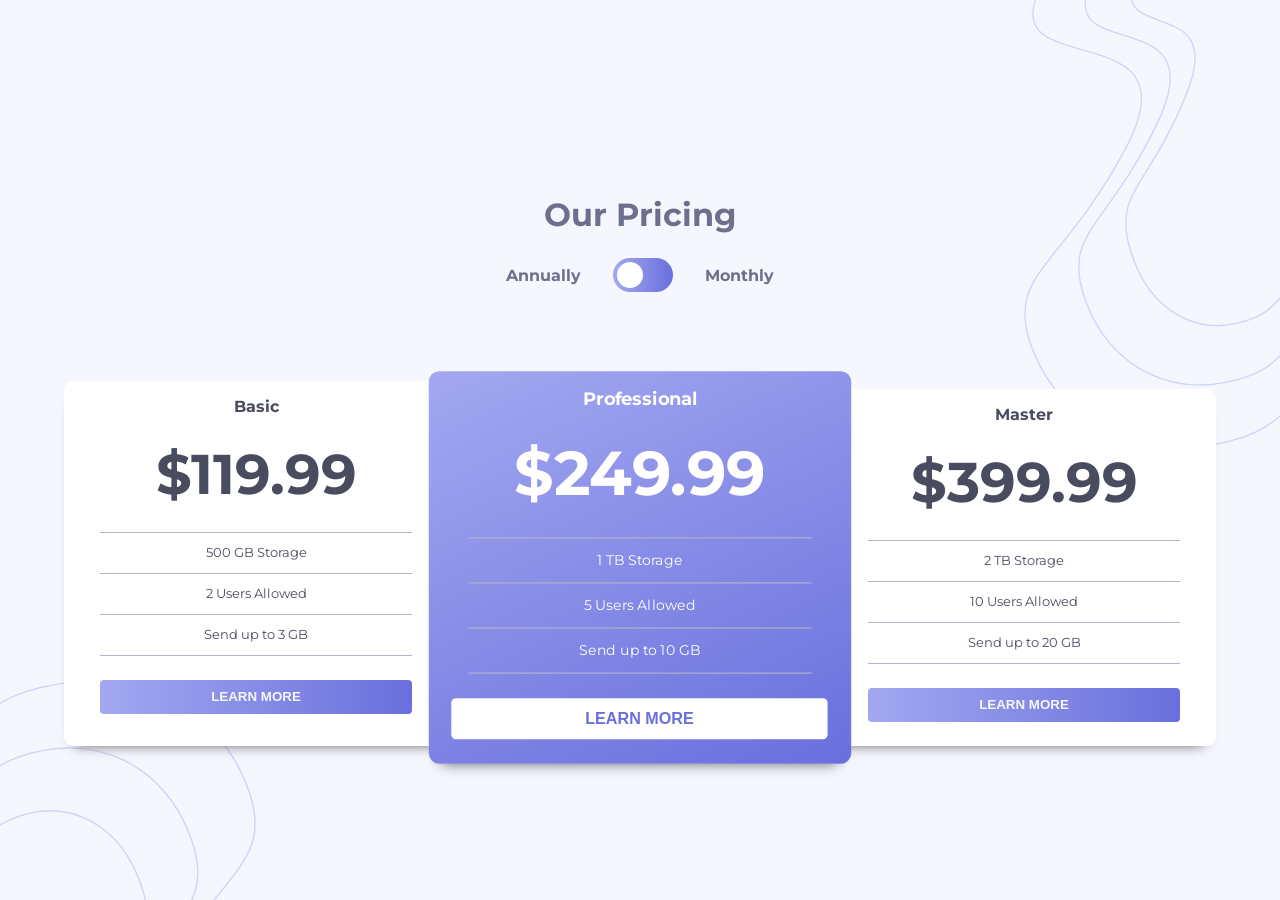
<file: index.html>
<!DOCTYPE html>
<html lang="en">
<head>
    <meta charset="UTF-8">
    <meta name="viewport" content="width=device-width, initial-scale=1.0">
    <meta http-equiv="X-UA-Compatible" content="ie=edge">
    <title>Digital caos challenge 002</title>
    <link href="https://fonts.googleapis.com/css2?family=Montserrat:wght@700&display=swap" rel="stylesheet">
    <link rel="stylesheet" href="style.css">
</head>
<body>
    <div class="container__pricing">
        <div class="content__pricing">
                <div class="pricing__option">
                    <h1 class="h1 option" >Our Pricing</h1>
                    <div class="section__option">
                        <p class="p_option" >Annually</p>
                        <label class="switch">
                            <input id="check" class="input__check" type="checkbox">
                            <span class="slider round"></span>
                        </label>
                        <p class="p_option">Monthly</p>
                    </div>
                </div>
                <div id="monthly" class="pricing__cards monthly none">
                    <div class="card default basic">
                    <div class="content_card ">
                        <h4 class="h4 card basic ">
                            Basic
                        </h4>
                        <h1 class="h1 card price  ">
                            $19.99
                        </h1>
                        <p class="info card ">
                            1 TB Storage
                        </p>
                        <p class="info card ">
                            2 Users Allowed
                        </p>
                        <p class="info card ">
                            Send up to 3 GB
                        </p>
                        <input class="button card default" type="button" value="LEARN MORE">
                    </div>
                    </div>
                    <div class="card selected professional">
                    <div class="content_card">
                        <h4 class="h4 card basic ">
                            Professional
                        </h4>
                        <h1 class="h1 card price ">
                            $24.99
                        </h1>
                        <p class="info card ">
                            1 TB Storage
                        </p>
                        <p class="info card ">
                            5 Users Allowed
                        </p>
                        <p class="info card ">
                            Send up to 10 GB
                        </p>
                        <input class="button card selected" type="button" value="LEARN MORE">
                    </div>
                    </div>
                    <div class="card default basic">
                    <div class="content_card ">
                        <h4 class="h4 card basic ">
                            Master
                        </h4>
                        <h1 class="h1 card price  ">
                            $39.99
                        </h1>
                        <p class="info card ">
                            2 TB Storage
                        </p>
                        <p class="info card ">
                            10 Users Allowed
                        </p>
                        <p class="info card ">
                            Send up to 20 GB
                        </p>
                        <input class="button card default" type="button" value="LEARN MORE">
                    </div>
                    </div>
                </div>
                <div id="annually" class="pricing__cards annually">
                    <div class="card default basic">
                    <div class="content_card ">
                        <h4 class="h4 card basic ">
                            Basic
                        </h4>
                        <h1 class="h1 card price  ">
                            $119.99
                        </h1>
                        <p class="info card ">
                            500 GB Storage
                        </p>
                        <p class="info card ">
                            2 Users Allowed
                        </p>
                        <p class="info card ">
                            Send up to 3 GB
                        </p>
                        <input class="button card default" type="button" value="LEARN MORE">
                    </div>
                    </div>
                    <div class="card selected professional">
                    <div class="content_card">
                        <h4 class="h4 card basic ">
                            Professional
                        </h4>
                        <h1 class="h1 card price ">
                            $249.99
                        </h1>
                        <p class="info card ">
                            1 TB Storage
                        </p>
                        <p class="info card ">
                            5 Users Allowed
                        </p>
                        <p class="info card ">
                            Send up to 10 GB
                        </p>
                        <input class="button card selected" type="button" value="LEARN MORE">
                    </div>
                    </div>
                    <div class="card default basic">
                    <div class="content_card ">
                        <h4 class="h4 card basic ">
                            Master
                        </h4>
                        <h1 class="h1 card price  ">
                            $399.99
                        </h1>
                        <p class="info card ">
                            2 TB Storage
                        </p>
                        <p class="info card ">
                            10 Users Allowed
                        </p>
                        <p class="info card ">
                            Send up to 20 GB
                        </p>
                        <input class="button card default" type="button" value="LEARN MORE">
                    </div>
                    </div>
                </div>
        </div>
    </div>
    <script src="script.js"></script>
</body>
</html>
</file>
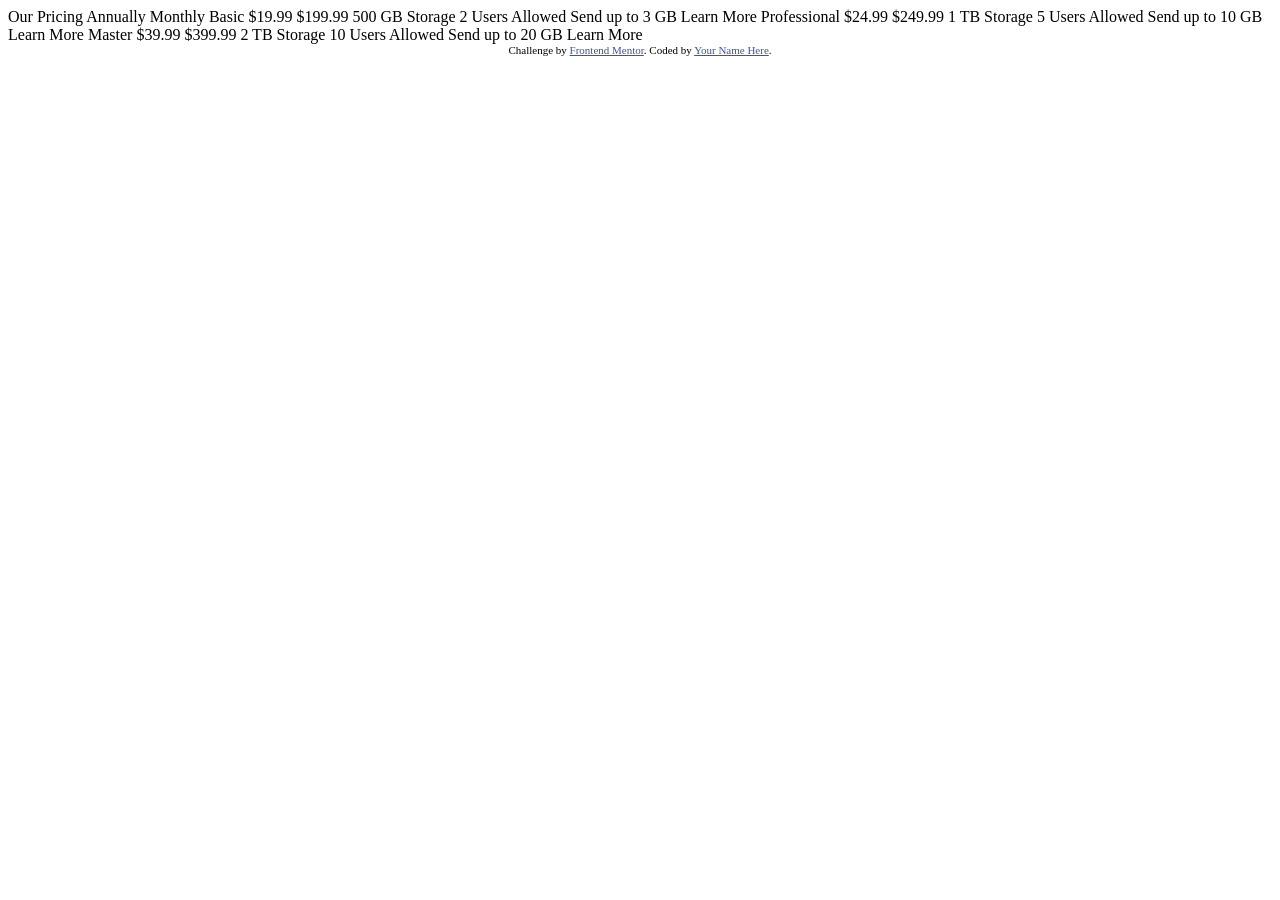
<file: pricing-component-with-toggle-master/index.html>
<!DOCTYPE html>
<html lang="en">
<head>
  <meta charset="UTF-8">
  <meta name="viewport" content="width=device-width, initial-scale=1.0"> <!-- displays site properly based on user's device -->

  <link rel="icon" type="image/png" sizes="32x32" href="./images/favicon-32x32.png">
  
  <title>Frontend Mentor | [Challenge Name Here]</title>

  <!-- Feel free to remove these styles or customise in your own stylesheet 👍 -->
  <style>
    .attribution { font-size: 11px; text-align: center; }
    .attribution a { color: hsl(228, 45%, 44%); }
  </style>
</head>
<body>

  Our Pricing
  Annually
  Monthly

  Basic
  &dollar;19.99
  &dollar;199.99
  500 GB Storage
  2 Users Allowed
  Send up to 3 GB
  Learn More

  Professional
  &dollar;24.99
  &dollar;249.99
  1 TB Storage
  5 Users Allowed
  Send up to 10 GB
  Learn More

  Master
  &dollar;39.99
  &dollar;399.99
  2 TB Storage
  10 Users Allowed
  Send up to 20 GB
  Learn More
  
  <div class="attribution">
    Challenge by <a href="https://www.frontendmentor.io?ref=challenge" target="_blank">Frontend Mentor</a>. 
    Coded by <a href="#">Your Name Here</a>.
  </div>
</body>
</html>
</file>
<file: style.css>
:root{
    /* Primary */
    /* Linear gradient */
    --linear-Gradient-left:  linear-gradient( to right ,hsl(236, 72%, 79%), hsl(237, 63%, 64%));    
    --linear-Gradient-right:  linear-gradient( to left ,hsl(236, 72%, 79%), hsl(237, 63%, 64%));    
    /* Neutral */
    --color-very-Light-blue:hsl(240, 78%, 98%);
    --color-light-Grayish-blue: hsl(234, 14%, 74%);
    --color-grayish-blue:hsl(233, 13%, 49%);
    --color-dark-Grayish-blue:hsl(232, 13%, 33%);
}
body{    
    display: flex;
    flex-direction: column;
    height:100vh;
    margin: 0;
    box-sizing: border-box;
    background-color: var(--color-very-Light-blue);
    font-family: 'Montserrat', sans-serif;
}
.container__pricing{
    display: flex;
    flex-direction: column;
    background-image: url(pricing-component-with-toggle-master/images/bg-top.svg), url(pricing-component-with-toggle-master/images/bg-bottom.svg);
    background-position-x: right, left;
    background-position-y: top, bottom;
    background-size: 35%;/* desktop  5rem  3%   mobil 35% */    
    background-repeat: no-repeat, no-repeat;            
    margin: 0;
    padding: 0;        
}
.content__pricing{
    display: flex;
    flex-direction: column;
    margin :auto;
    position: relative;    
    width: 90%;    
    height: auto;      
}
.h1{
    margin: 0;
}
.pricing__option{   
    margin: 4rem auto; 
    
}
.section__option{
    display: flex;
    justify-content: center;
    gap: 2rem;
}
.h1.option{
    margin-bottom: 1rem;
    text-align: center;
    color: var(--color-grayish-blue);
}
.p_option{
    font-weight: 700;
    color: var(--color-grayish-blue);
}
/* Checkbox */
.switch {
    position: relative;
    display: block;
    margin-top: auto;
    margin-bottom: auto;
    width: 60px;
    height: 34px;
}
.input__check{
    display: none;
}
.slider{
    position: absolute;
    cursor: pointer;
    top: 0;
    left: 0;
    right: 0;
    bottom: 0;
    background: var(--linear-Gradient-left);
    -webkit-transition: .4s;
    transition: .4s;
  }
  .slider:before {
    position: absolute;
    content: "";
    height: 26px;
    width: 26px;
    left: 4px;
    bottom: 4px;
    background-color: white;
    -webkit-transition: .4s;
    transition: .4s;
  }
  .input__check:checked + .slider {
    background: var(--linear-Gradient-right);
  }  
  .input__check:checked + .slider:before {
    -webkit-transform: translateX(26px);
    -ms-transform: translateX(26px);
    transform: translateX(26px);
  }
  .slider.round {
    border-radius: 34px;
  }
  .slider.round:before {
    border-radius: 50%;
  }  
  .pricing__cards{
      display: flex;
      flex-direction: column;
  }
  .card{
      display: flex;
      flex-direction: column;
      align-items: center;
      margin: auto;
      border-radius: .6rem;      
      width: 90%;      
  }
  .content_card{
      width: 90%;
  }  
  .card:first-child{
    margin-top: 1rem ;
    margin-bottom: 1.5rem;
  }
  .card:last-child{
      margin-top: 1.5rem ;
    margin-bottom: 1.5rem;
}
  .card.default{
    background-color: white;
  }
  .card.selected{
      background: linear-gradient(335deg, hsl(237, 63%, 64%),   hsl(236, 72%, 79%));
  }

/* Card default text */ 
.card.default:nth-child(n+1)   {
    color: var(--color-dark-Grayish-blue);
}
/* Cards selected text*/
.card.selected:nth-child(n+1)   {
    color: white;
}

.h1.card{
    font-size: 3.5rem;
    margin-bottom: 1.5rem;
}
.info.card{        
    border-radius: initial;
    line-height: 2.5rem;        
    border-top:.001rem solid var(--color-light-Grayish-blue);
    font-size: .8rem;
}
.info.card:last-of-type{
    border-bottom:.001rem solid var(--color-light-Grayish-blue);
}
.button{
    outline: none;
    line-height: 2rem;
    border-radius: .25rem;
    border: none;
    font-weight: 700;
}
.button.card.default{
    background: var(--linear-Gradient-left);
    color: var(--color-very-Light-blue);
}
.button.card.selected{
    font-weight: 700;
    color: hsl(237, 63%, 64%);
    background: white;
}
.none{
    display: none;
}
@media (min-width:800px){
    .container__pricing{
        height: 100%;
        background-size: 20%;
    }
    
    .pricing__cards{
        flex-direction: row;
    }
    .card.default,.card.selected{
        -webkit-box-shadow: -1px 10px 13px -12px rgba(0,0,0,0.75);
-moz-box-shadow: -1px 10px 13px -12px rgba(0,0,0,0.75);
box-shadow: -1px 10px 13px -12px rgba(0,0,0,0.75);
    }
    .card.selected{
        transform: scale(1.1);        
    }
    .button.card{
        cursor: pointer;
        box-shadow: none;
    }
}
</file>
